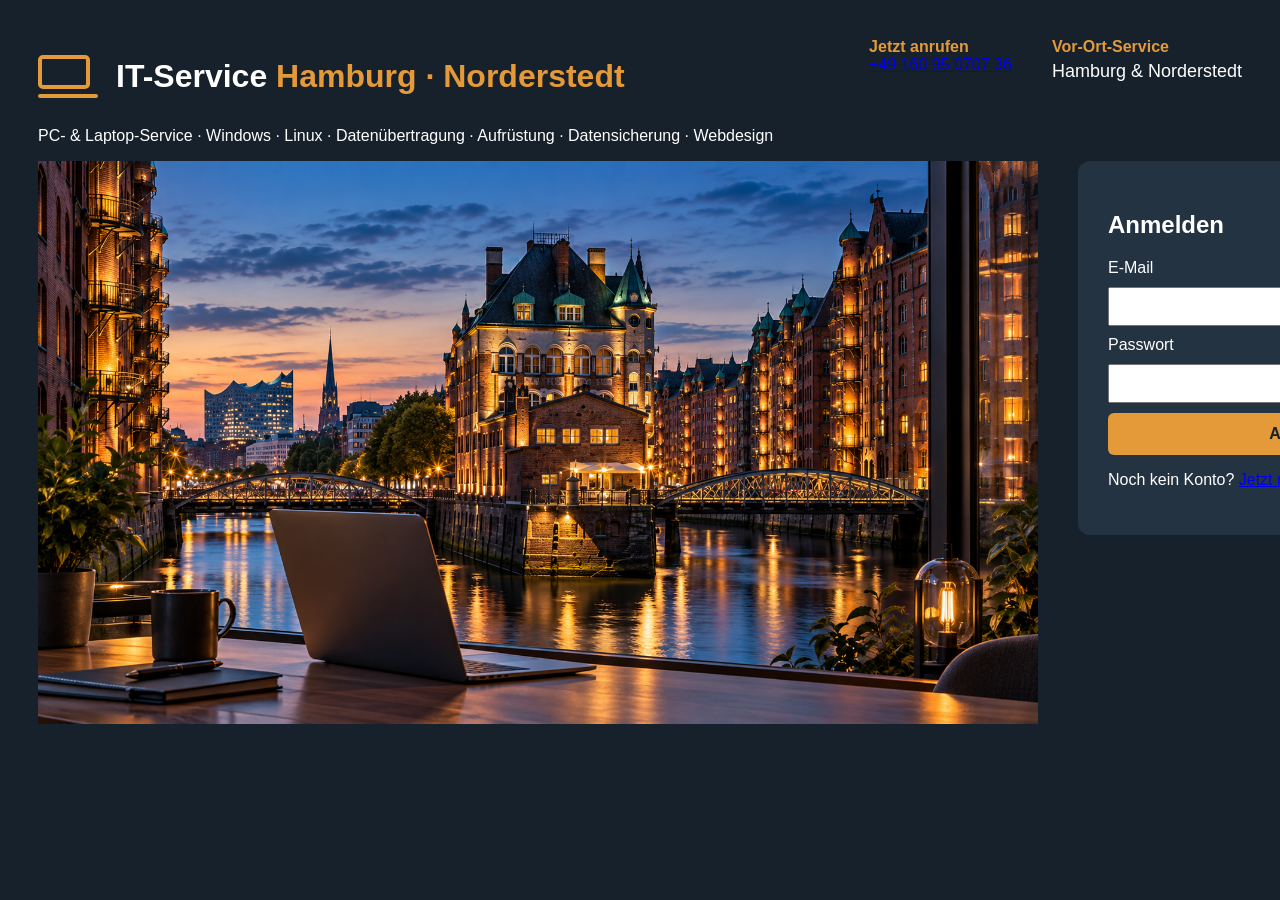
<file: frontend/index.html>
<!DOCTYPE html>
<html lang="de">
<head>
    <meta charset="UTF-8">
    <meta name="viewport" content="width=device-width, initial-scale=1.0">
    <title>TaskFlow</title>
    <link rel="stylesheet" href="style.css">
</head>

<body>
    <div class="contact-info">
        <div>
            <strong>Jetzt anrufen</strong>
            <a href="tel:+4916095070736">+49 160 95 0707 36</a>
        </div>

        <div>
            <strong>Vor-Ort-Service</strong>
            <span>Hamburg &amp; Norderstedt</span>
        </div>
    </div>

    <div class="brand">
        <div class="laptop-icon">
            <div class="laptop-screen"></div>
            <div class="laptop-base"></div>
        </div>

        <h1>IT-Service <span>Hamburg · Norderstedt</span></h1>
    </div>

    <p class="services-line">
       PC- &amp; Laptop-Service · Windows · Linux · Datenübertragung · Aufrüstung · Datensicherung · Webdesign
    </p>

    <div class="main-content">

        <img
            class="hero-image"
            src="images/TaskFlow_Hamburg.png"
            alt="Hamburg"
        >

        <div class="login-section">
            <h2>Anmelden</h2>

            <form>

                <label for="email">E-Mail</label>
                <input
                    type="email"
                    id="email"
                    name="email"
                    required
                >

                <label for="password">Passwort</label>
                <input
                    type="password"
                    id="password"
                    name="password"
                    minlength="8"
                    maxlength="128"
                    required
                >

                <button type="submit">Anmelden</button>
            </form>
                <p class="register-link">
                    Noch kein Konto?
                    <a href="register.html">Jetzt registrieren</a>
                </p>
        </div>

    </div>

</body>
</html>
</file>
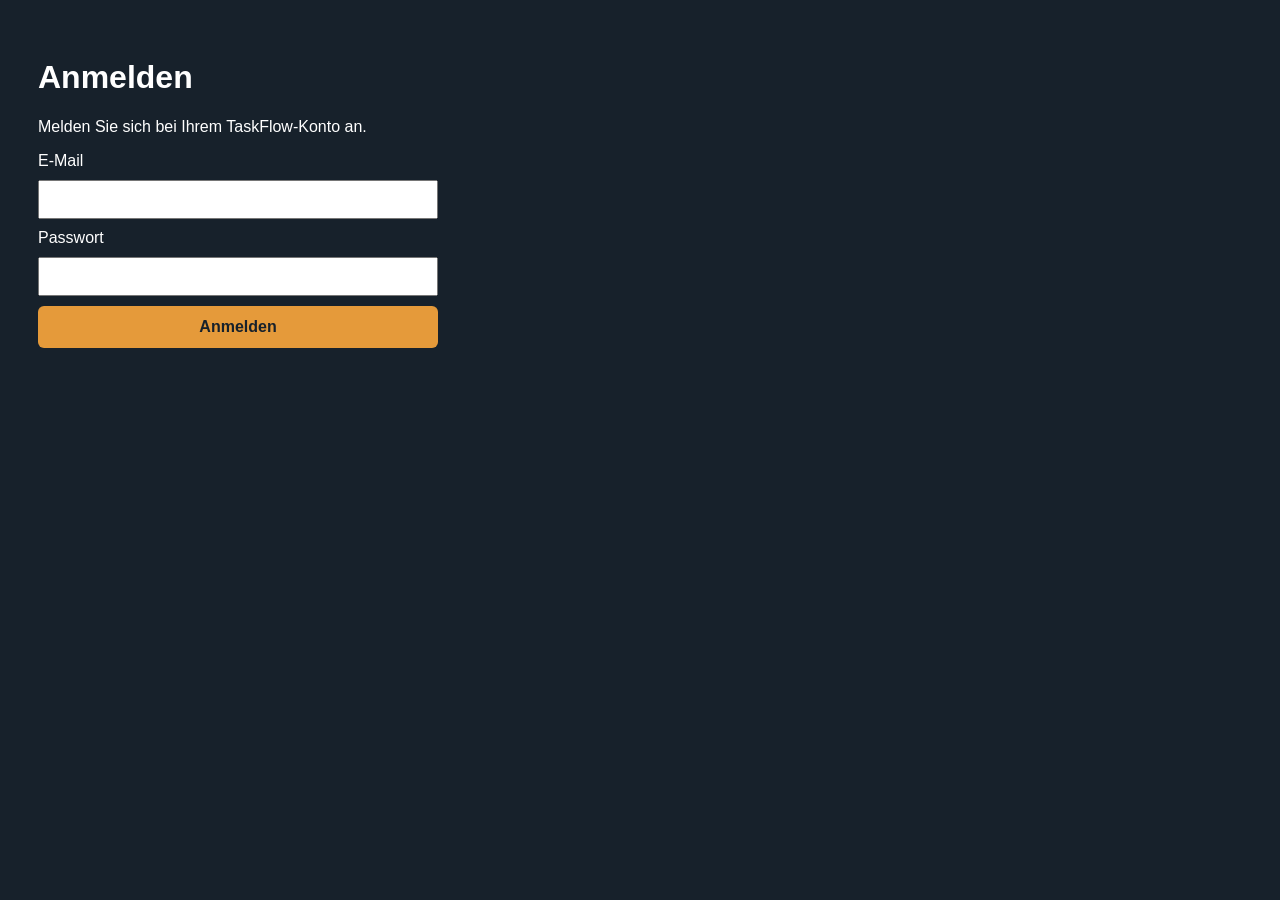
<file: frontend/login.html>
<!DOCTYPE html>
<html lang="de">
<head>
    <meta charset="UTF-8">
    <meta name="viewport" content="width=device-width, initial-scale=1.0">
    <title>Anmelden | TaskFlow</title>

    <link rel="stylesheet" href="style.css">
</head>

<body>
    <div class="auth-page">
        <h1>Anmelden</h1>
        <p>Melden Sie sich bei Ihrem TaskFlow-Konto an.</p>

        <form id="login-form">
            <label for="login-email">E-Mail</label>

            <input
                type="email"
                id="login-email"
                name="email"
                required
            >

            <label for="login-password">Passwort</label>

            <input
                type="password"
                id="login-password"
                name="password"
                minlength="8"
                maxlength="128"
                required
            >

            <button type="submit">Anmelden</button>

            <p id="login-message"></p>
        </form>
                    
    </div>

    <script src="login.js"></script>
</body>

</html>
</file>
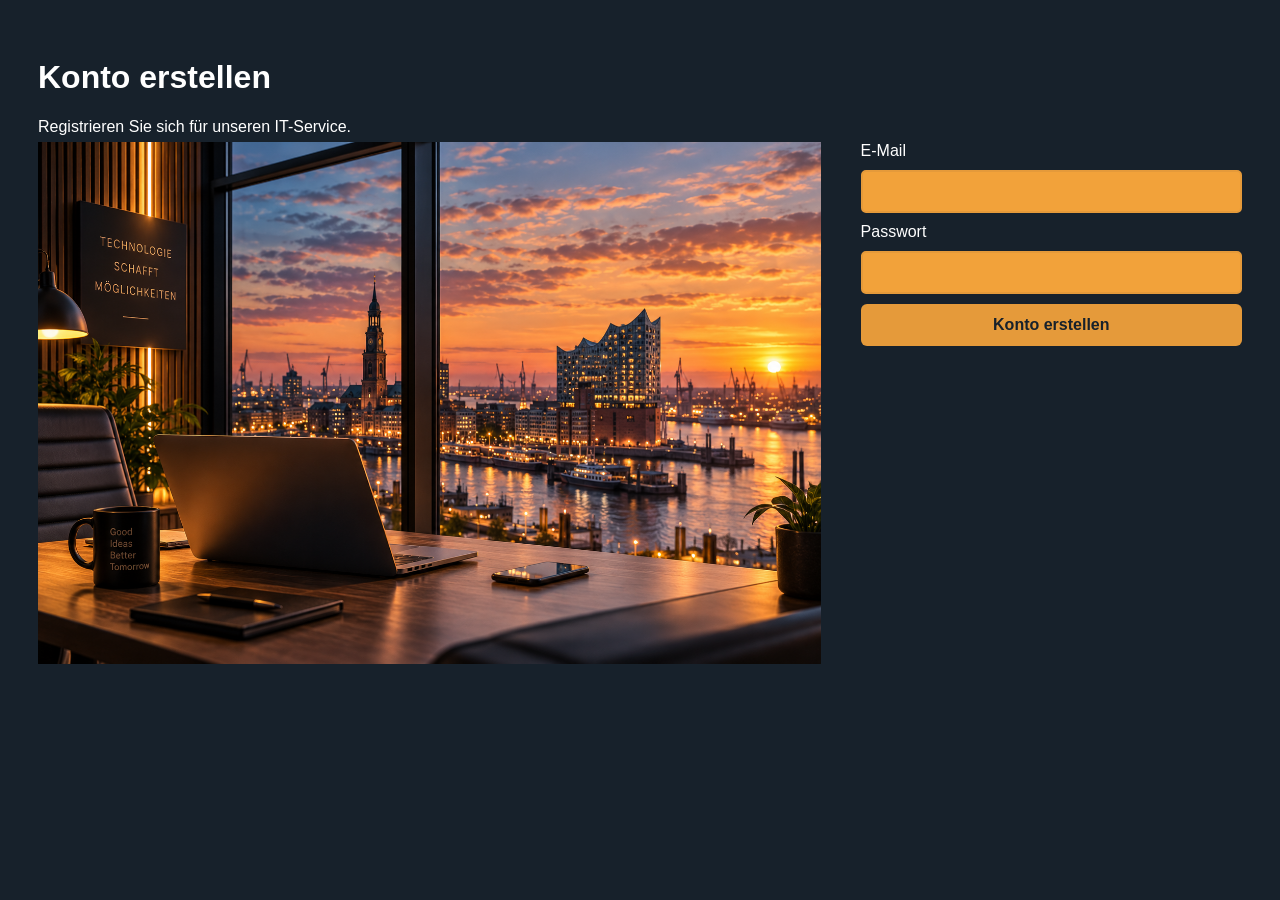
<file: frontend/register.html>
<!DOCTYPE html>
<html lang="de">

<head>
    <meta charset="UTF-8">
    <meta name="viewport" content="width=device-width, initial-scale=1.0">
    <title>Registrierung | IT-Service Hamburg · Norderstedt</title>
    <link rel="stylesheet" href="style.css">
</head>

<body>

    <h1>Konto erstellen</h1>
    <p>Registrieren Sie sich für unseren IT-Service.</p>

    <div class="register-content">

    <img
        class="register-image"
        src="images/OfficeHamburg.png"
        alt="IT-Service Hamburg"
    >

    <form id="register-form">

    <label for="register-email">E-Mail</label>

    <input
        type="email"
        id="register-email"
        name="email"
        required
    >

    <label for="register-password">Passwort</label>

    <input
        type="password"
        id="register-password"
        name="password"
        minlength="8"
        maxlength="128"
        required
    >

    <button type="submit">Konto erstellen</button>

    <p id="register-message"></p>

    </form>

    </div>

    <script src="register.js"></script>

</body>

</html>
</file>
<file: frontend/style.css>
body {
    font-family: Arial, sans-serif;
    background-color: #17212b;
    color: #ffffff;
    padding: 30px;
}

.brand {
    margin-top: -45px;
}

.services-line {
    margin-top: 10px;
}

form {
    display: flex;
    flex-direction: column;
    width: 400px;
    gap: 10px;
}

input {
    padding: 10px;
}

.hero-image {
    width: 1000px;
    max-width: 100%;
    height: auto;
}

.main-content {
    display: flex;
    align-items: flex-start;
    gap: 40px;
}

.login-section {
    background-color: #243342;
    padding: 30px;
    border-radius: 12px;
}

button {
    background-color: #e59a3a;
    color:#17212b;
    border: none;
    padding: 12px;
    border-radius: 6px;
    font-size: 16px;
    font-weight: bold;
    cursor: pointer;
}

h1 span {
    color: #e59a3a;
}

.contact-info {
    display: flex;
    justify-content: flex-end;
    gap: 40px;
}

.contact-info div {
    display: flex;
    flex-direction: column;
}

.contact-info strong {
    color: #e59a3a;
    font-size: 16px;
}

.contact-info span {
    margin-top: 5px;
    font-size: 18px;
}

.brand {
    display: flex;
    align-items: center;
    gap: 18px;
}

.laptop-icon {
    width: 60px;
    flex-shrink: 0;
}

.laptop-screen {
    width: 52px;
    height: 34px;
    border: 4px solid #e59a3a;
    border-radius: 5px;
    box-sizing: border-box;
}

.laptop-base {
    width: 60px;
    height: 4px;
    background-color: #e59a3a;
    margin-top: 5px;
    border-radius: 4px;
}

.register-content {
    display: flex;
    align-items: flex-start;
    gap: 40px;
}

.register-image {
    width: 1000px;
    max-width: 65%;
    height: auto;
}

.register-content {
    display: flex;
    align-items: flex-start;
    gap: 40px;

    /* немного поднимаем картинку и форму */
    margin-top: -10px;
}

.register-content input {
    background-color: #f2a23a;
    color: #17212b;
    border: 2px solid #e59a3a;
    border-radius: 5px;
    padding: 12px;
}

.register-content input:focus {
    outline: none;
    border-color: #ffc266;
}
</file>
